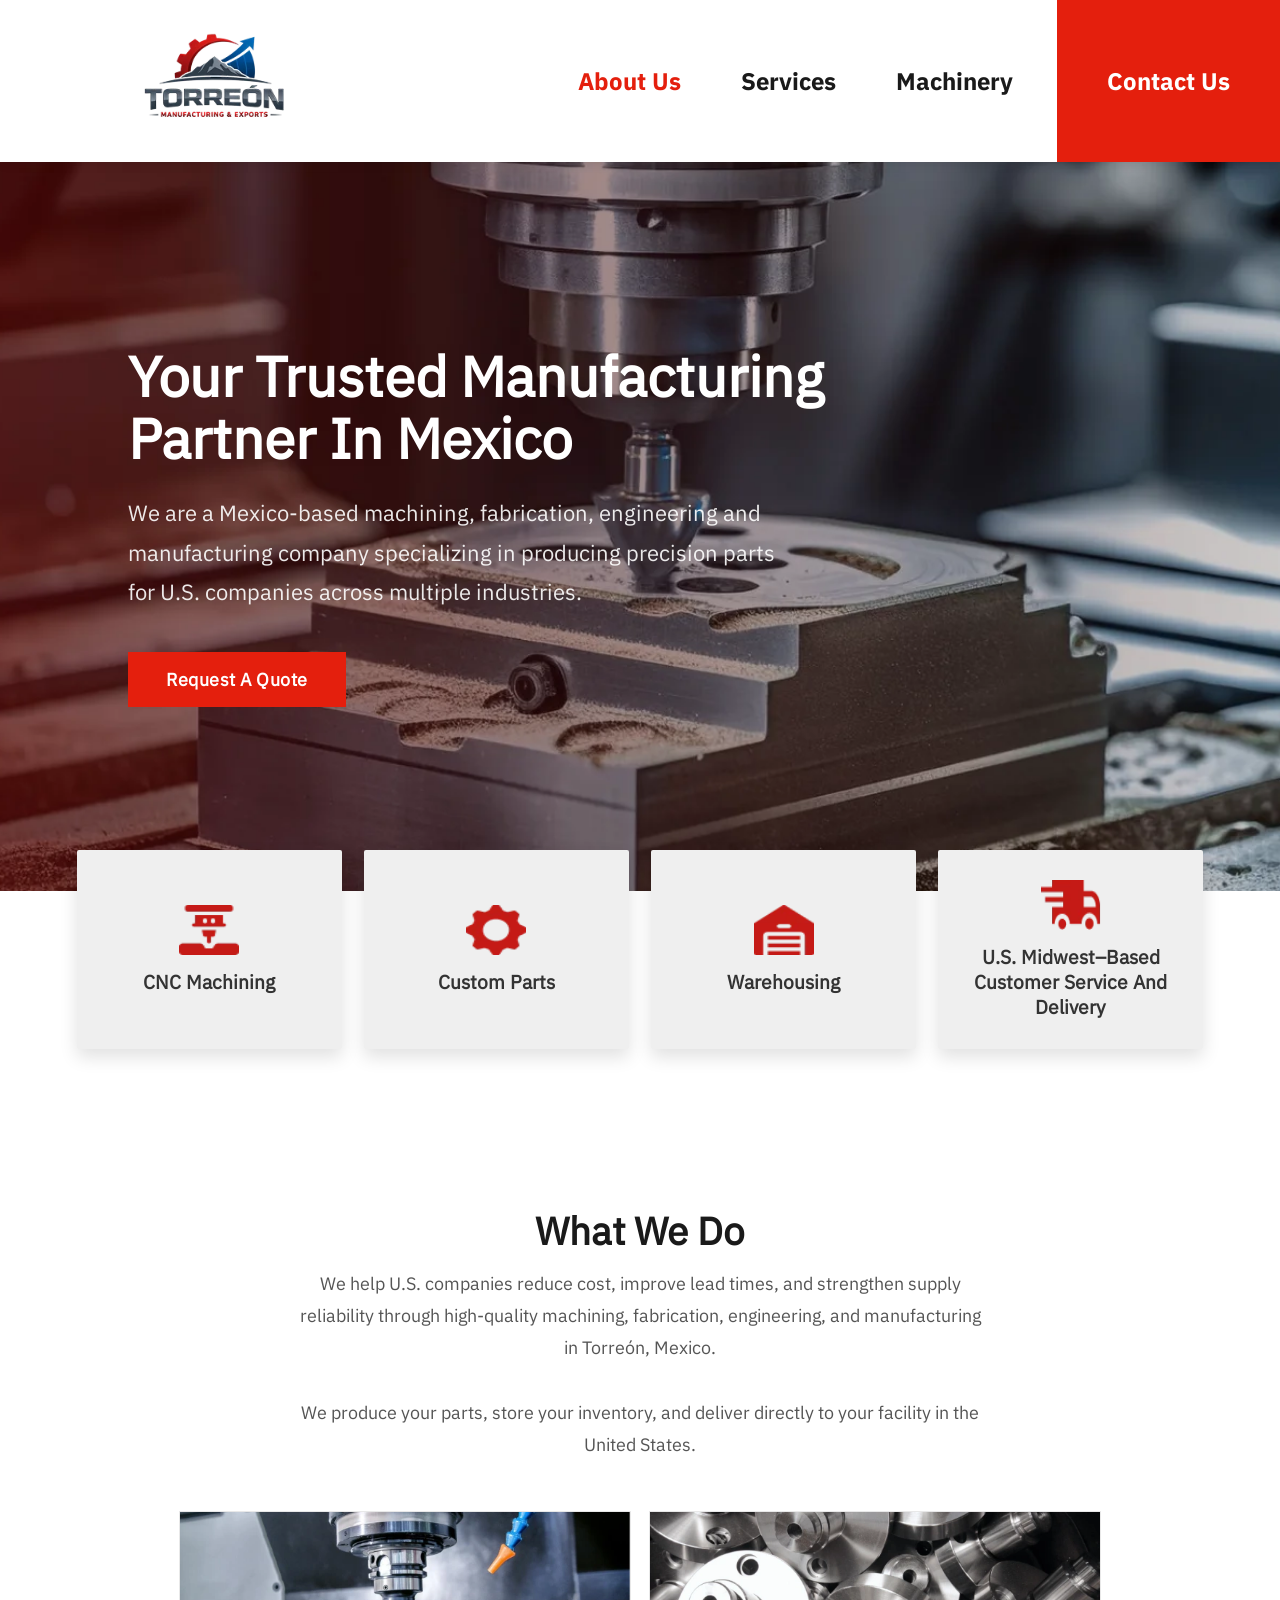
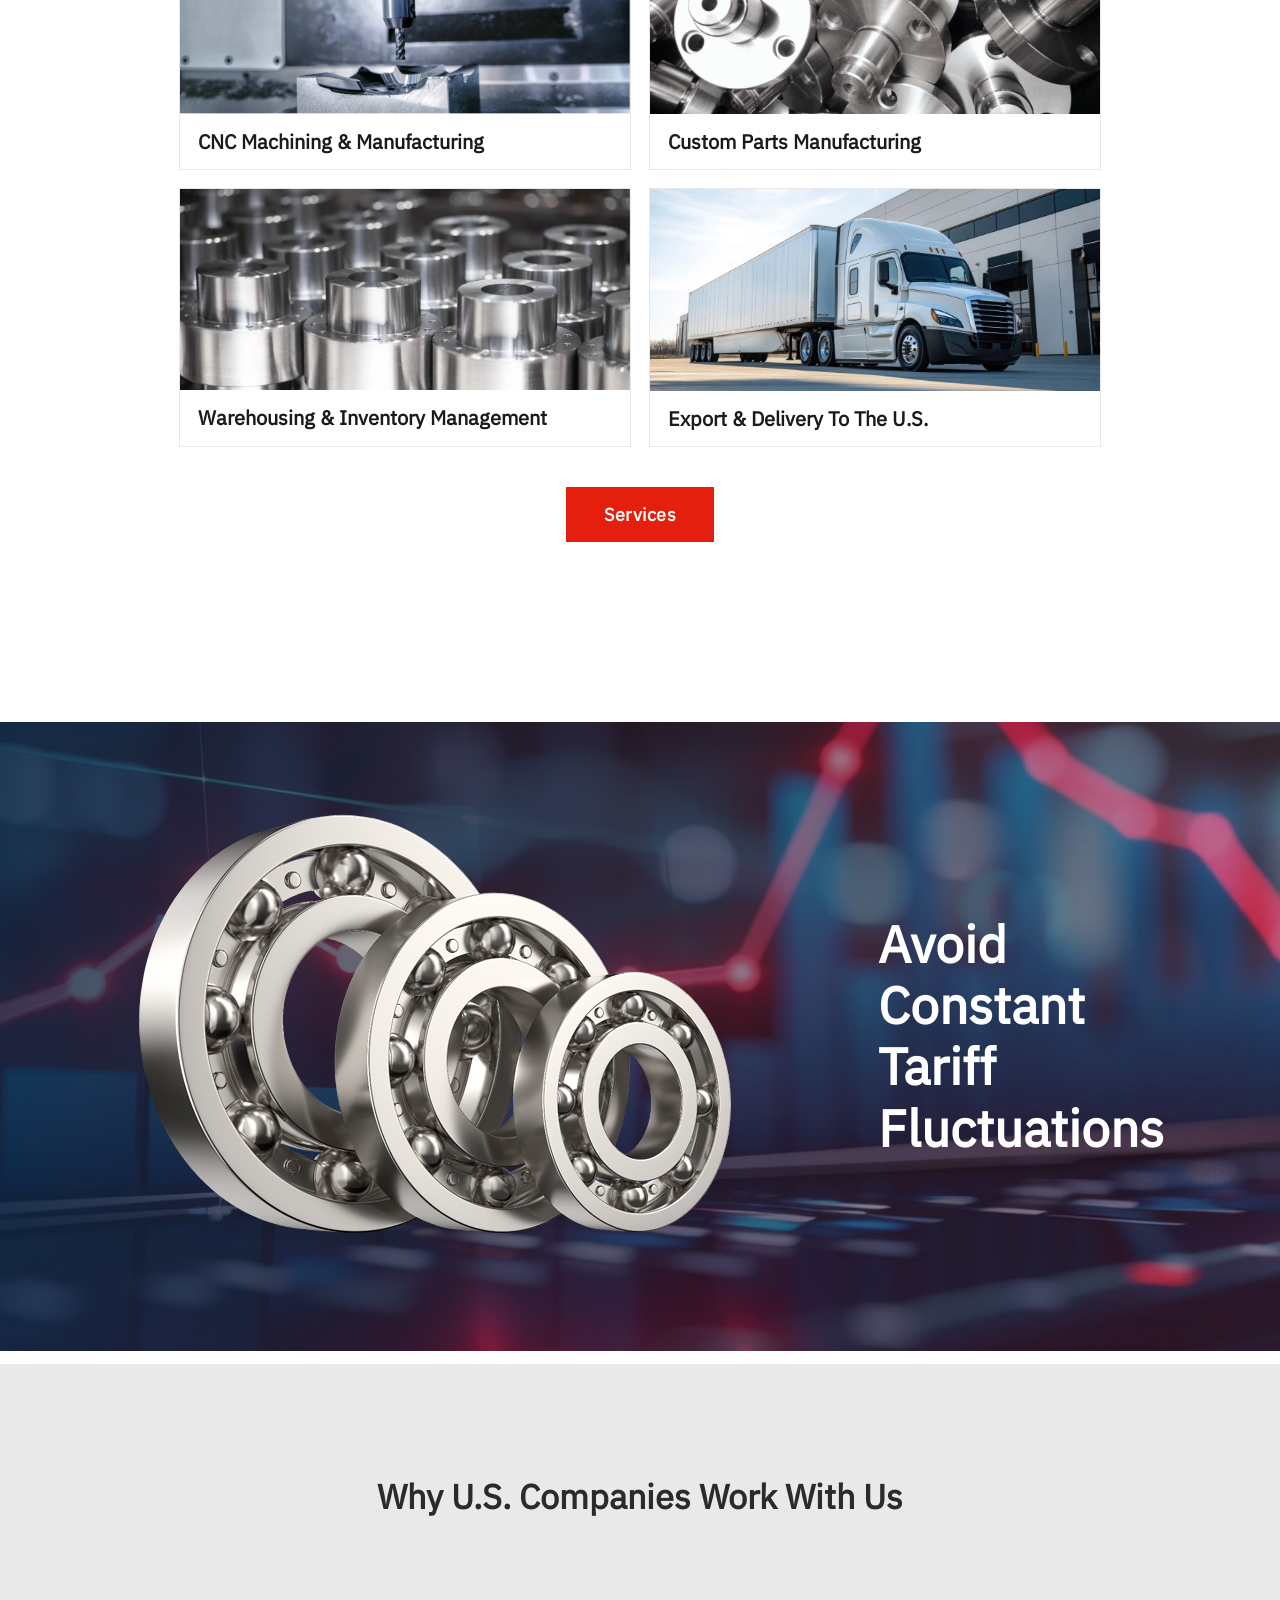
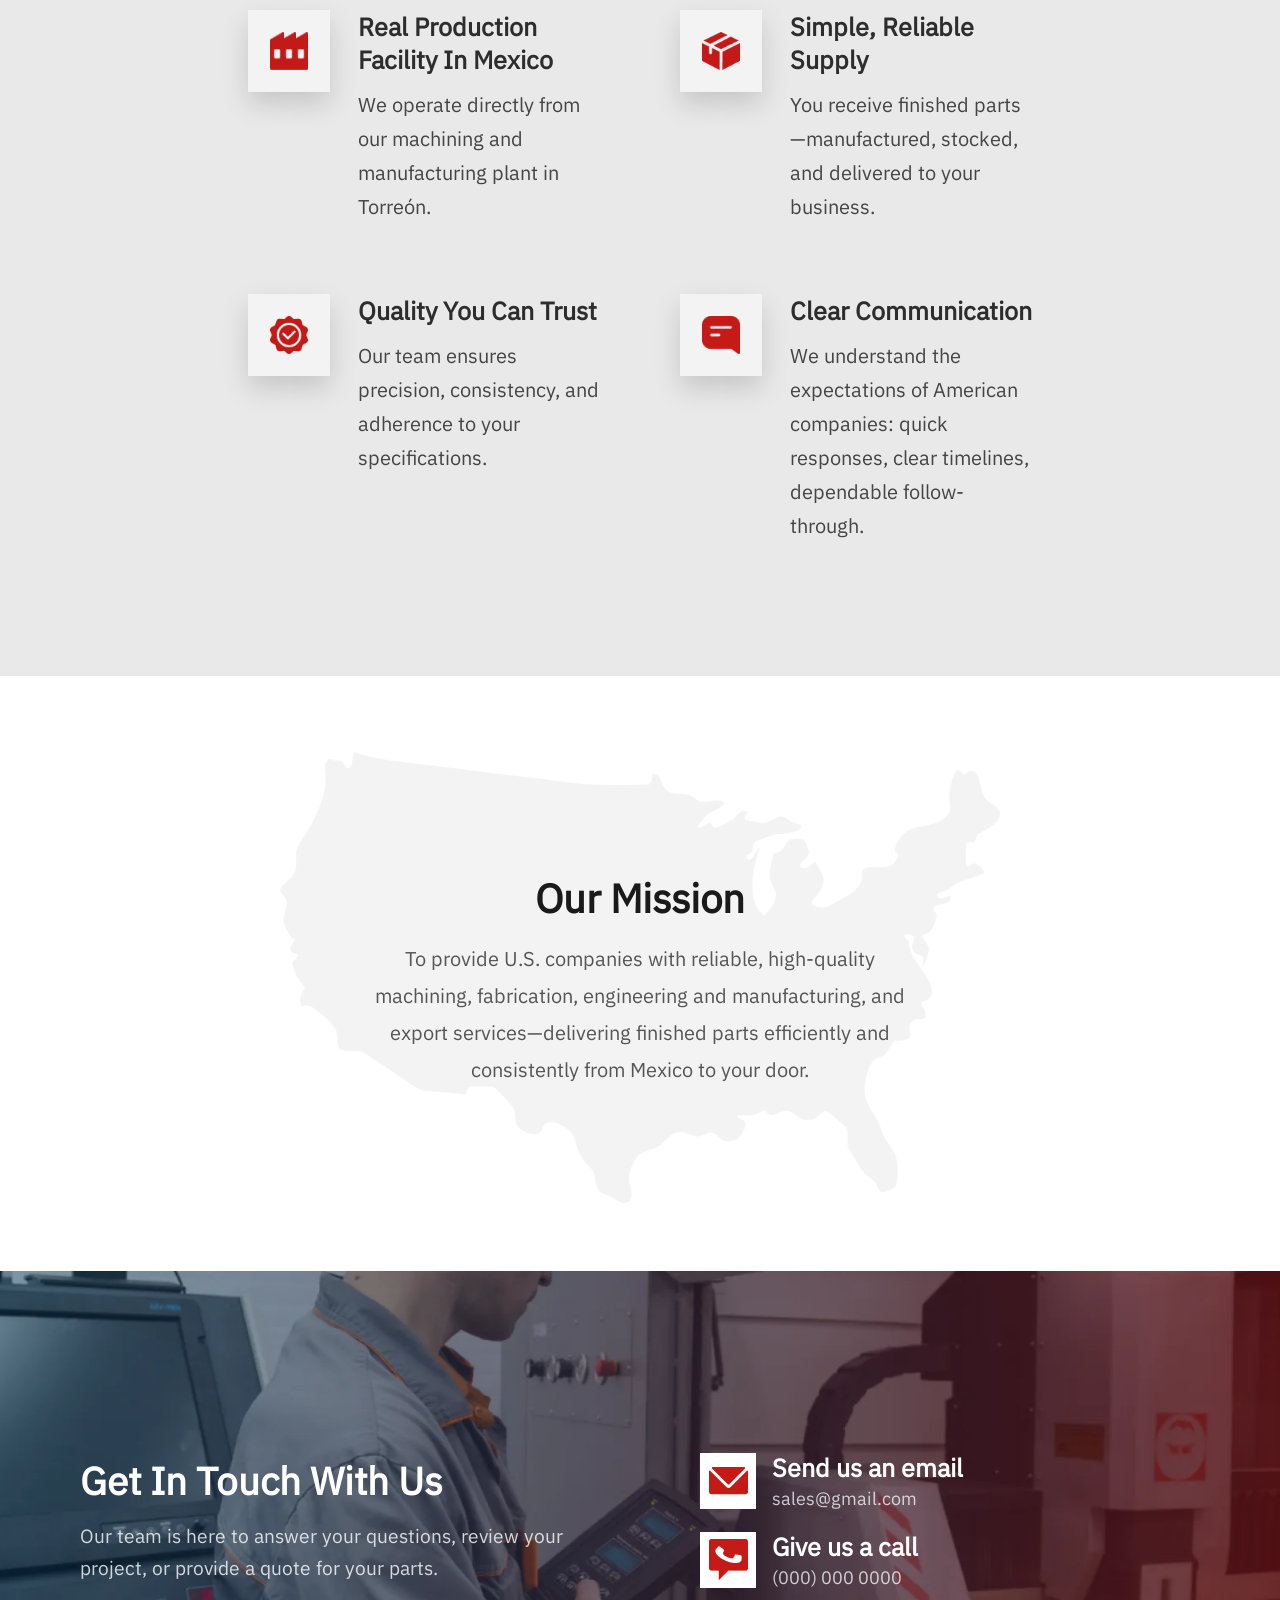
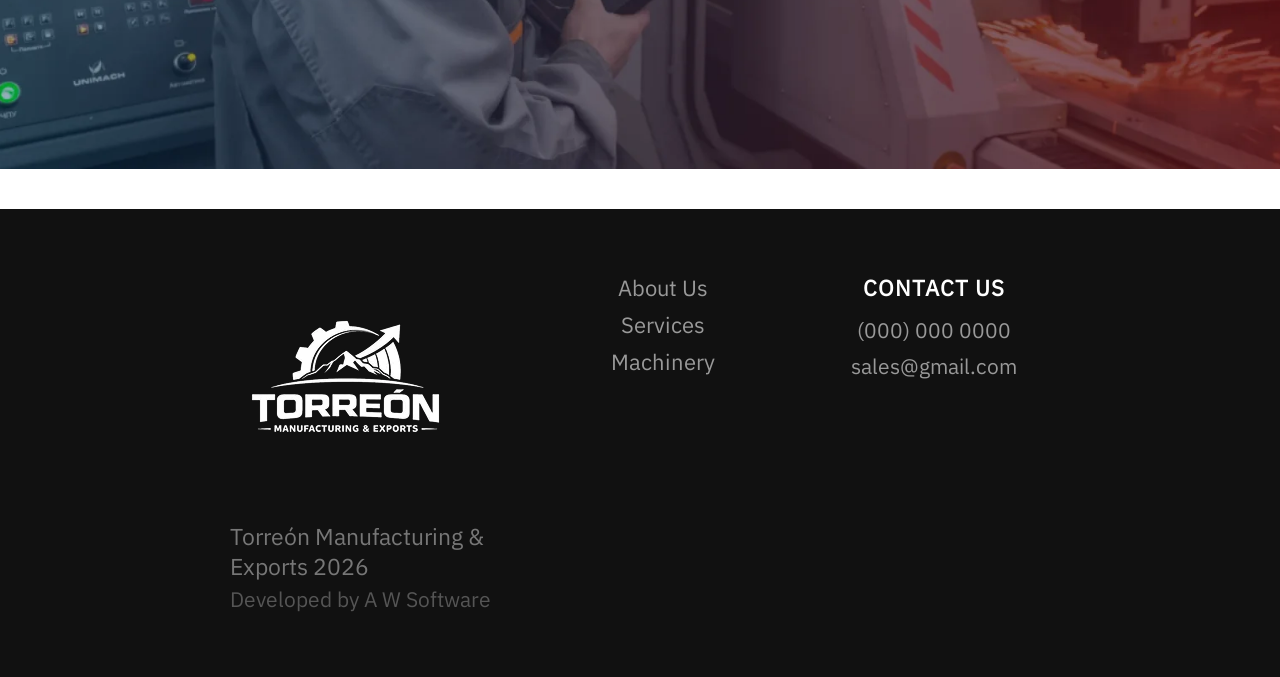
<file: index.html>
<!DOCTYPE html>
<html lang="en">
<head>
<meta charset="UTF-8">
<meta name="viewport" content="width=device-width, initial-scale=1.0">
<title>Torreón Manufacturing & Exports</title>
<link href="https://fonts.googleapis.com/css2?family=Montserrat:wght@400;500;600;700;800&family=Open+Sans:wght@400;600&display=swap" rel="stylesheet">
<link rel="stylesheet" href="styles/style.css">
</head>
<body>

<!-- ===== NAV ===== -->
<div id="nav-container"></div>

<!-- ==================== HOME ==================== -->
<div class="page active" id="page-home">

  <div id="hero-section">
    <div class="hero-content">
      <h1>Your Trusted Manufacturing Partner In Mexico</h1>
      <p>We are a Mexico-based machining, fabrication, engineering and manufacturing company specializing in producing precision parts for U.S. companies across multiple industries.</p>
      <button class="btn-red" onclick="openContact()">Request A Quote</button>
    </div>
    <div class="hero-icons">
      <div class="hero-icon-item">
        <img src="images/ICONOS/CNC MACHINING.webp" alt="">
        CNC Machining
      </div>
      <div class="hero-icon-item">
        <img src="images/ICONOS/CUSTOM PARTS.webp" alt="">
        Custom Parts
      </div>
      <div class="hero-icon-item">
        <img src="images/ICONOS/WAREHOUSING.webp" alt="">
        Warehousing
      </div>
      <div class="hero-icon-item">
        <img src="images/ICONOS/DELIVERY.webp" alt="">
        U.S. Midwest–Based Customer Service And Delivery
      </div>
    </div>
  </div>

  <section id="what-we-do">
    <h2 class="section-title">What We Do</h2>
    <p class="section-sub">We help U.S. companies reduce cost, improve lead times, and strengthen supply reliability through high-quality machining, fabrication, engineering, and manufacturing in Torreón, Mexico.<br><br>We produce your parts, store your inventory, and deliver directly to your facility in the United States.</p>
    <div class="services-grid">
      <div class="service-card reveal">
        <img src="images/Others/CNC Machining & Manufacturing.webp" alt="CNC">
        <div class="service-card-label">CNC Machining &amp; Manufacturing</div>
      </div>
      <div class="service-card reveal">
        <img src="images/Others/Custom Parts Manufacturing.webp" alt="Custom Parts">
        <div class="service-card-label">Custom Parts Manufacturing</div>
      </div>
      <div class="service-card reveal">
        <img src="images/Others/Warehousing & Inventory Management.webp" alt="Warehousing">
        <div class="service-card-label">Warehousing &amp; Inventory Management</div>
      </div>
      <div class="service-card reveal">
        <img src="images/Others/Export & Delivery to the U.S..webp" alt="Export">
        <div class="service-card-label">Export &amp; Delivery To The U.S.</div>
      </div>
    </div>
   <div class="btn-center">
  <a href="service.html" class="btn-red">Services</a>
</div>
  </section>

  <section id="tariff-band">
    <div class="band-content">
      <img src="images/Others/PIEZAS-BANNER.webp" alt="">
      <h2>Avoid Constant<br>Tariff Fluctuations</h2>
    </div>
  </section>

  <section id="why-us">
    <h2 class="section-title">Why U.S. Companies Work With Us</h2>
    <div class="why-grid">
      <div class="why-card reveal">
        <div class="why-icon"><img src="images/ICONOS/FACILITY.webp" alt=""></div>
        <div><h4>Real Production Facility In Mexico</h4><p>We operate directly from our machining and manufacturing plant in Torreón.</p></div>
      </div>
      <div class="why-card reveal">
        <div class="why-icon"><img src="images/ICONOS/REALIABLE-SUPPLY.webp" alt=""></div>
        <div><h4>Simple, Reliable Supply</h4><p>You receive finished parts—manufactured, stocked, and delivered to your business.</p></div>
      </div>
      <div class="why-card reveal">
        <div class="why-icon"><img src="images/ICONOS/QUALITY.webp" alt=""></div>
        <div><h4>Quality You Can Trust</h4><p>Our team ensures precision, consistency, and adherence to your specifications.</p></div>
      </div>
      <div class="why-card reveal">
        <div class="why-icon"><img src="images/ICONOS/COMMUNICATION.webp" alt=""></div>
        <div><h4>Clear Communication</h4><p>We understand the expectations of American companies: quick responses, clear timelines, dependable follow-through.</p></div>
      </div>
    </div>
  </section>

  <section id="mission">
    <div class="mission-wrap">
      <img src="images/Others/US.webp" alt="">
      <div class="mission-text">
        <h2>Our Mission</h2>
        <p>To provide U.S. companies with reliable, high-quality machining, fabrication, engineering and manufacturing, and export services—delivering finished parts efficiently and consistently from Mexico to your door.</p>
      </div>
    </div>
  </section>

  <div class="get-in-touch-band">
    <div class="touch-left"><h2>Get In Touch With Us</h2><p>Our team is here to answer your questions, review your project, or provide a quote for your parts.</p></div>
    <div class="touch-right">
      <div class="contact-item"><div class="contact-icon"><img src="images/ICONOS/MAIL.webp" alt=""></div><div><h4>Send us an email</h4><p>sales@gmail.com</p></div></div>
      <div class="contact-item"><div class="contact-icon"><img src="images/ICONOS/CALL.webp" alt=""></div><div><h4>Give us a call</h4><p>(000) 000 0000</p></div></div>
    </div>
  </div>
    <br>
    <br>
  <div id="contact-container"></div>
<div id="footer-container"></div>

<script src="/components.js"></script>
</div>








<!-- ==================== CONTACT OVERLAY ==================== -->


<script>

function openContact() {
  document.getElementById('contactOverlay').classList.add('active');
  document.body.style.overflow = 'hidden';
}
function closeContact() {
  document.getElementById('contactOverlay').classList.remove('active');
  document.body.style.overflow = '';
}
document.getElementById('contactOverlay').addEventListener('click', function(e) {
  if(e.target === this) closeContact();
});
let obs;
function initReveal() {
  if(obs) obs.disconnect();
  obs = new IntersectionObserver(entries => {
    entries.forEach(e => { if(e.isIntersecting){ e.target.classList.add('visible'); obs.unobserve(e.target); } });
  }, { threshold: 0.1 });
  document.querySelectorAll('.page.active .reveal').forEach(el => {
    el.classList.remove('visible'); obs.observe(el);
  });
}
initReveal();
</script>
</body>
</html>
</file>
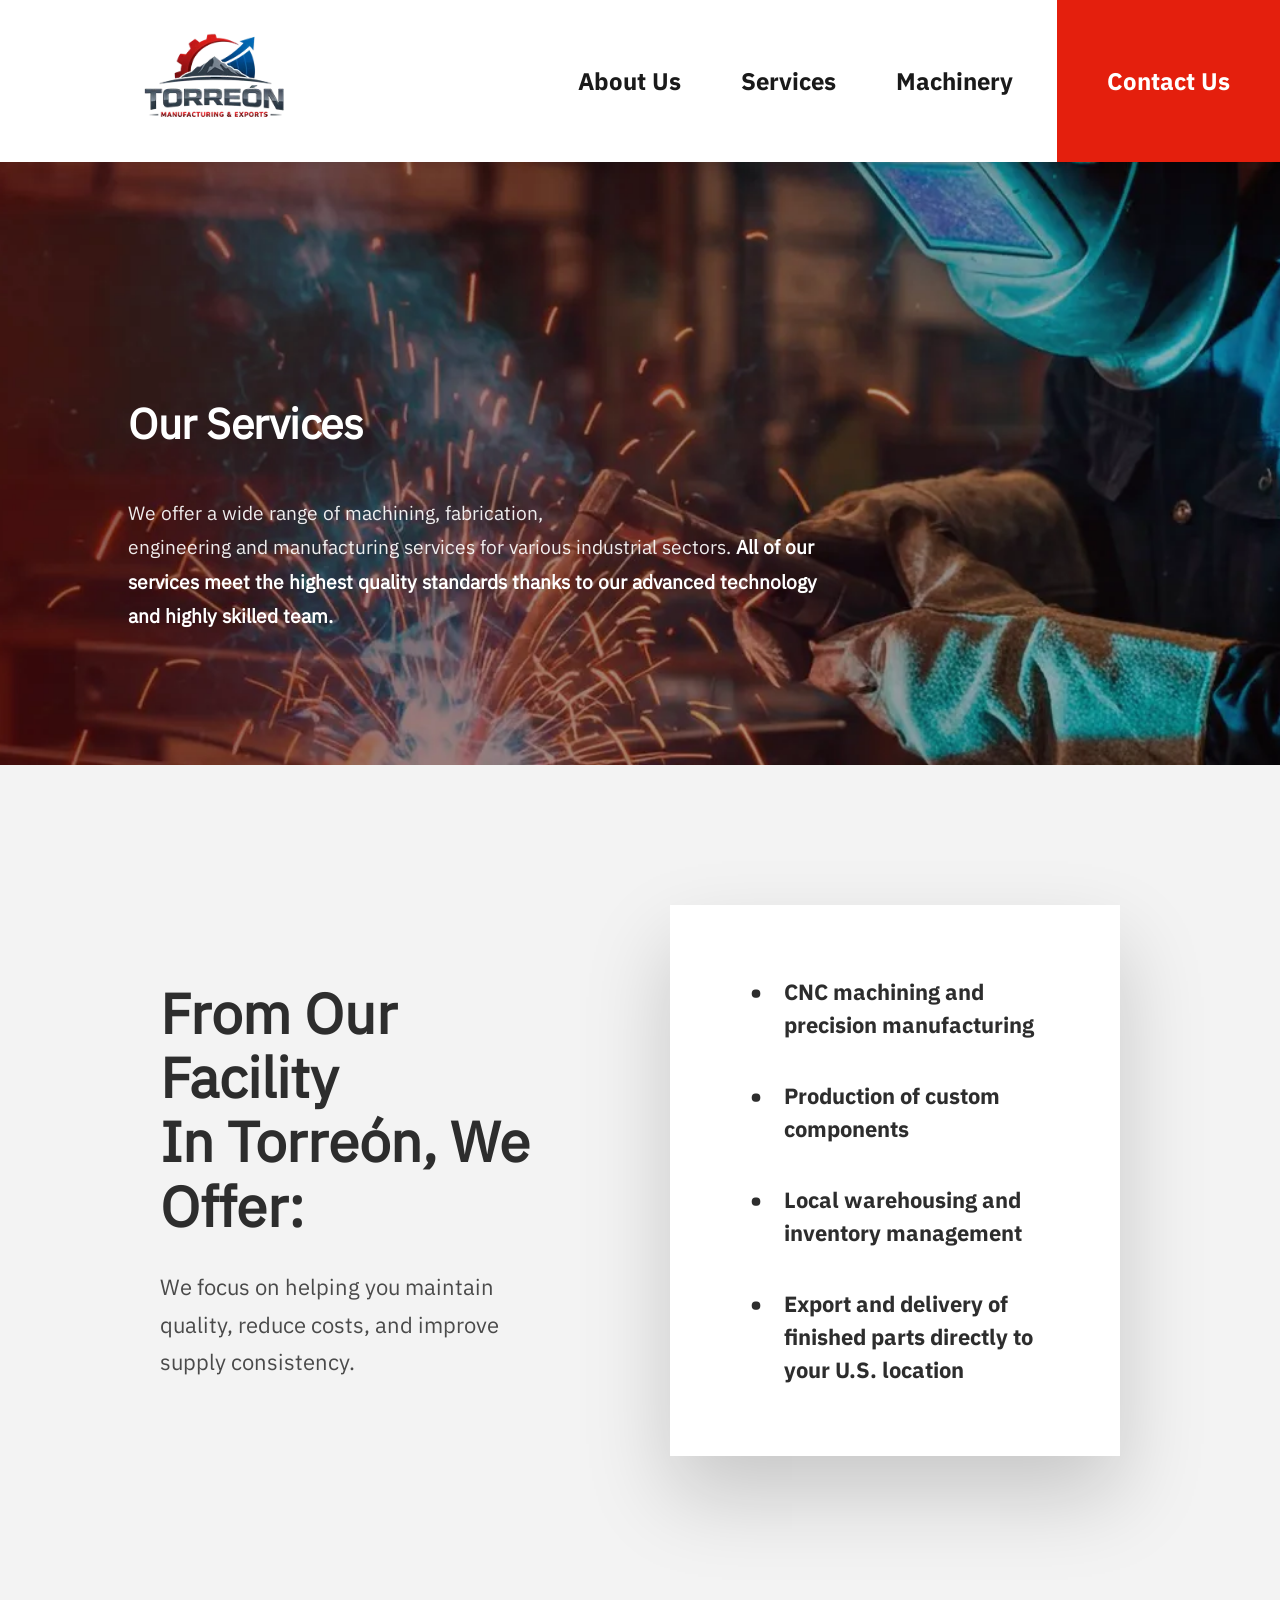
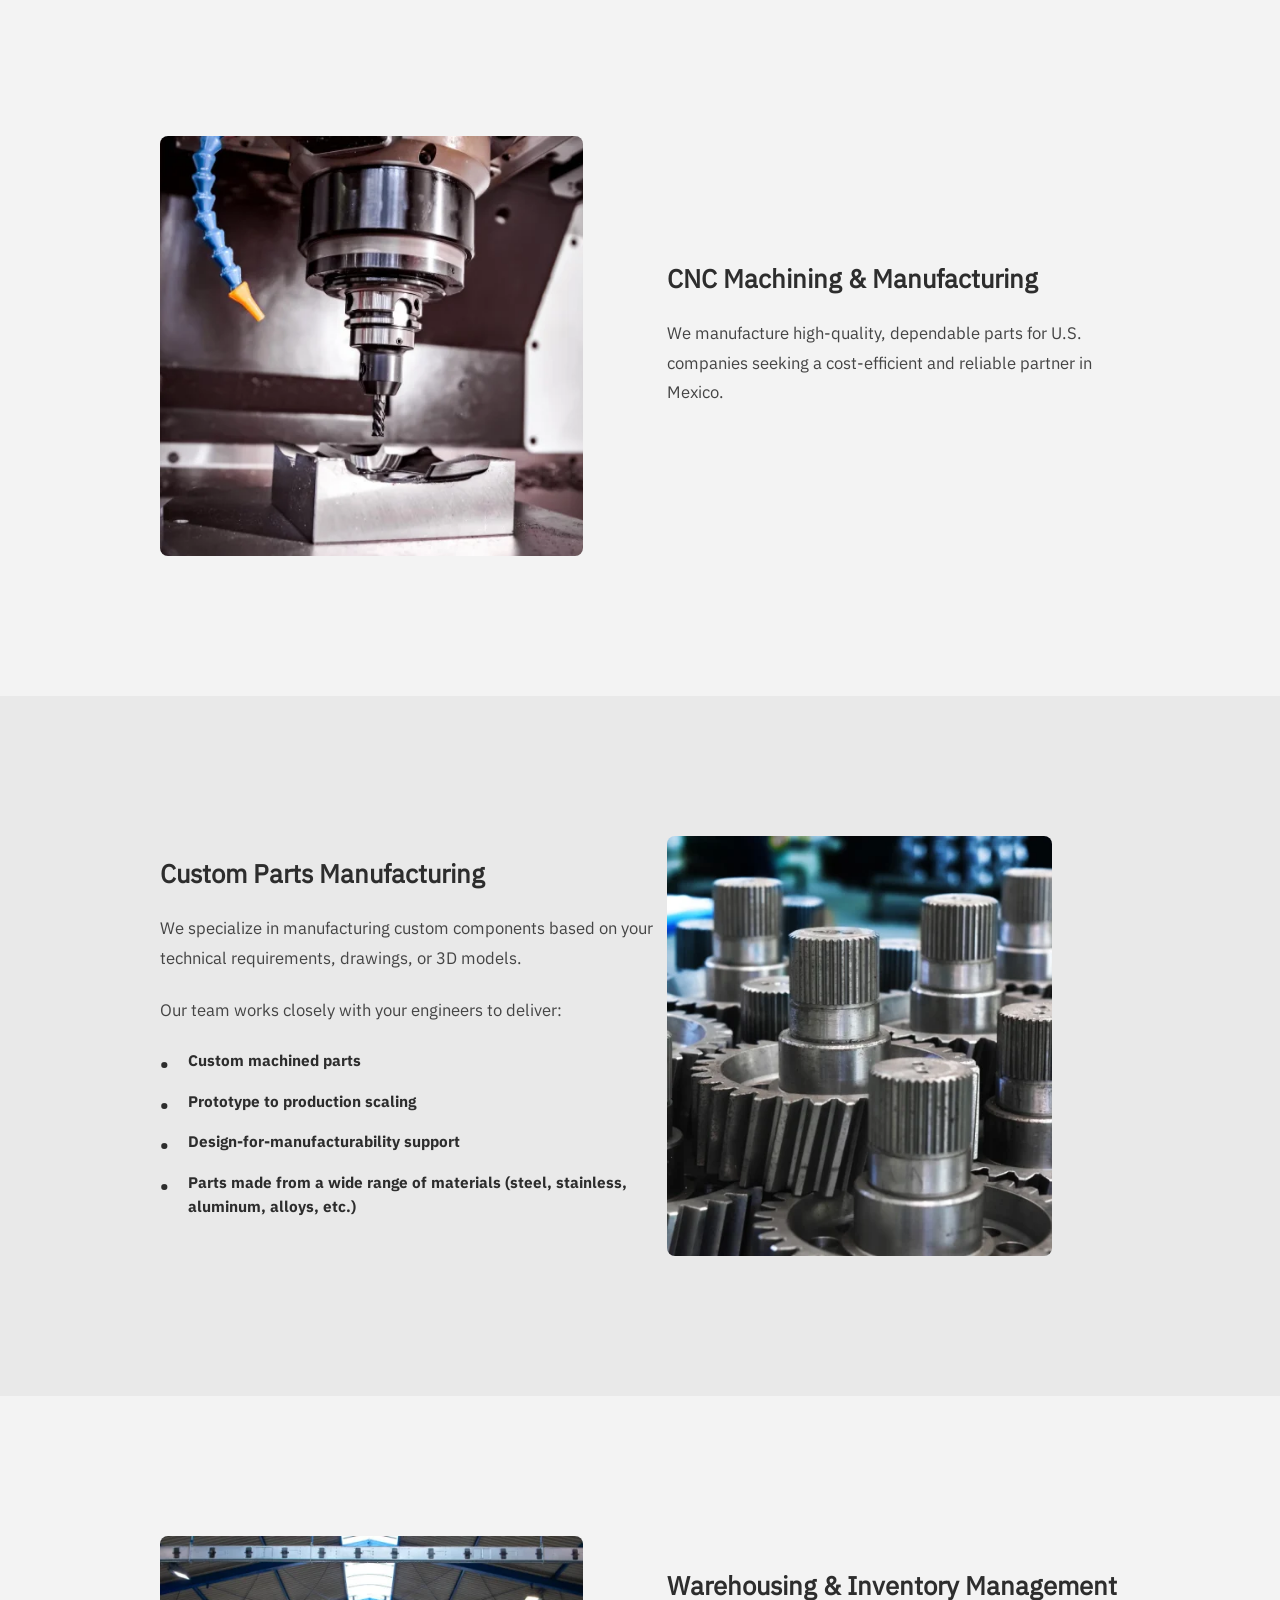
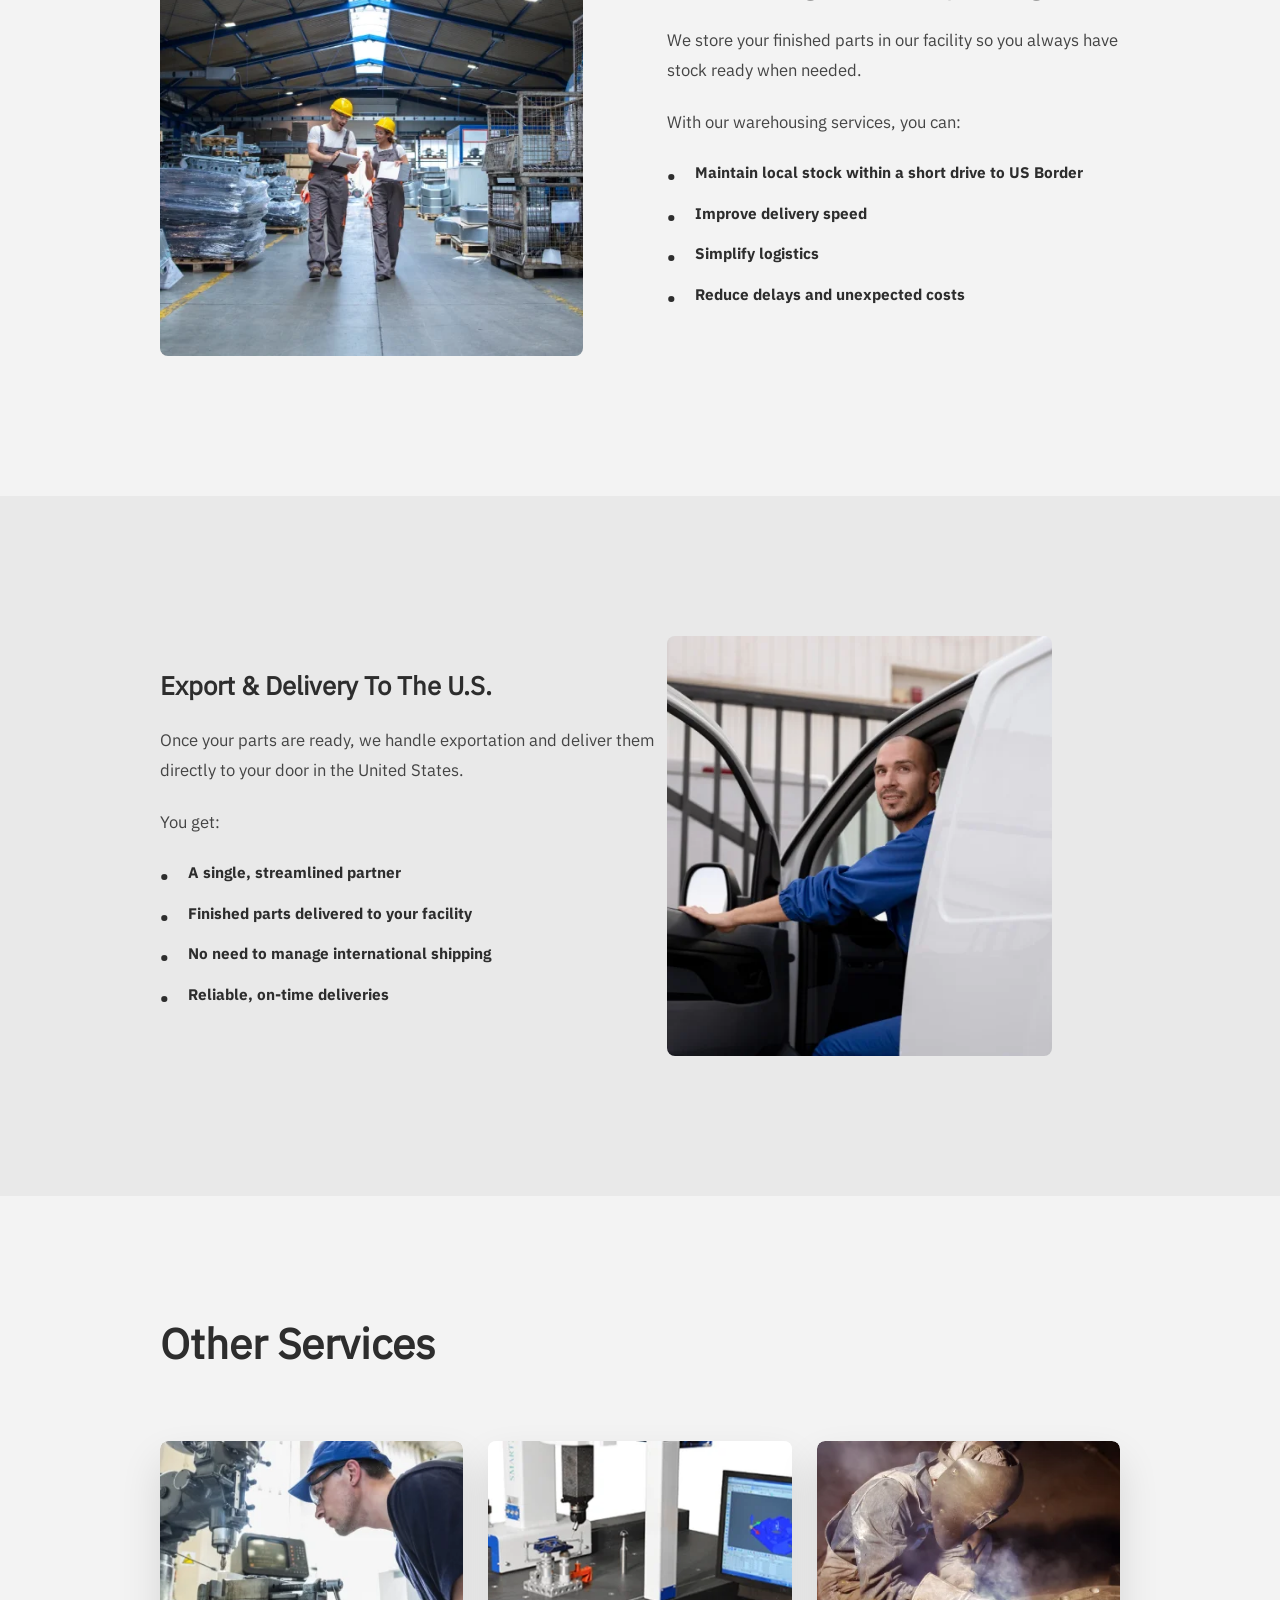
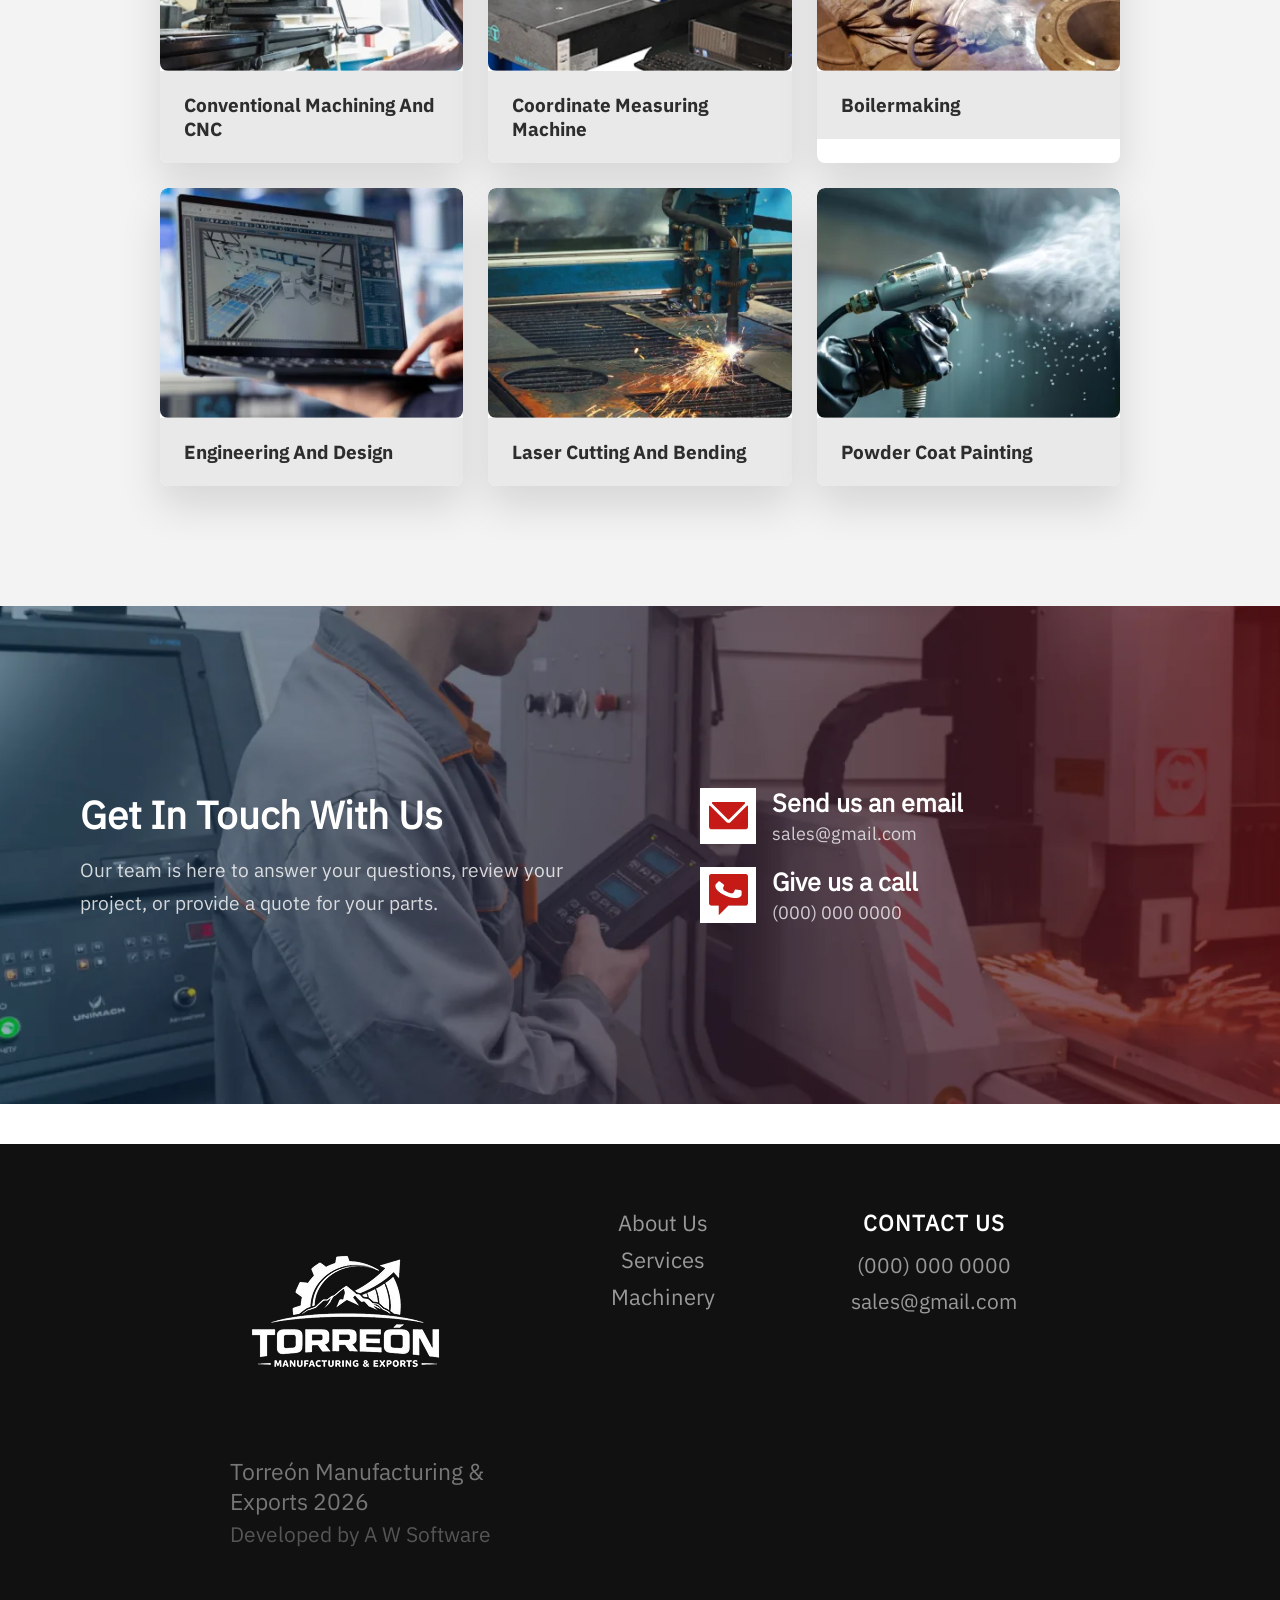
<file: service.html>
<!DOCTYPE html>
<html lang="en">
<head>
<meta charset="UTF-8">
<meta name="viewport" content="width=device-width, initial-scale=1.0">
<title>Torreón Manufacturing & Exports</title>
<link href="https://fonts.googleapis.com/css2?family=Montserrat:wght@400;500;600;700;800&family=Open+Sans:wght@400;600&display=swap" rel="stylesheet">
<link rel="stylesheet" href="styles/style.css">
</head>
<body>
   <div id="nav-container"></div>

  <div class="section-hero" style="background-image:url('../images/BANNERS/BANNER SERVICES.webp');">
    <div class="section-hero-content">
      <h1>Our Services</h1>
      <br>
      <p>We offer a wide range of machining, fabrication, </p>
      <p>engineering and manufacturing services for various industrial sectors. <strong>All of our services meet the highest quality standards thanks to our advanced technology and highly skilled team.</strong></p>
    </div>
  </div>

  <div class="from-facility">
    <div class="facility-left">
      <h2>From Our Facility<br>In Torreón, We Offer:</h2>
      <p>We focus on helping you maintain quality, reduce costs, and improve supply consistency.</p>
    </div>
    <ul class="facility-list">
      <li>CNC machining and precision manufacturing</li>
      <li>Production of custom components</li>
      <li>Local warehousing and inventory management</li>
      <li>Export and delivery of finished parts directly to your U.S. location</li>
    </ul>
  </div>

  <!-- CNC -->
  <div class="svc-detail">
    <img src="../images/IMAGENES SERVICIOS/CNC Machining & Manufacturing.webp" alt="CNC Machining">
    <div class="svc-text">
      <h3>CNC Machining &amp; Manufacturing</h3>
      <p>We manufacture high-quality, dependable parts for U.S. companies seeking a cost-efficient and reliable partner in Mexico.</p>
    </div>
  </div>

  <!-- Custom Parts -->
  <div class="svc-detail reverse gray">
    <div class="svc-text">
      <h3>Custom Parts Manufacturing</h3>
      <p>We specialize in manufacturing custom components based on your technical requirements, drawings, or 3D models.</p>
      <p>Our team works closely with your engineers to deliver:</p>
      <ul>
        <li>Custom machined parts</li>
        <li>Prototype to production scaling</li>
        <li>Design-for-manufacturability support</li>
        <li>Parts made from a wide range of materials (steel, stainless, aluminum, alloys, etc.)</li>
      </ul>
    </div>
    <img src="../images/IMAGENES SERVICIOS/Custom Parts Manufacturing.webp" alt="Custom Parts">
  </div>

  <!-- Warehousing -->
  <div class="svc-detail">
    <img src="../images/IMAGENES SERVICIOS/Warehousing & ÔÇ¿Inventory Management.webp" alt="Warehousing">
    <div class="svc-text">
      <h3>Warehousing &amp; Inventory Management</h3>
      <p>We store your finished parts in our facility so you always have stock ready when needed.</p>
      <p>With our warehousing services, you can:</p>
      <ul>
        <li>Maintain local stock within a short drive to US Border</li>
        <li>Improve delivery speed</li>
        <li>Simplify logistics</li>
        <li>Reduce delays and unexpected costs</li>
      </ul>
    </div>
  </div>

  <!-- Export -->
  <div class="svc-detail reverse gray">
    <div class="svc-text">
      <h3>Export &amp; Delivery To The U.S.</h3>
      <p>Once your parts are ready, we handle exportation and deliver them directly to your door in the United States.</p>
      <p>You get:</p>
      <ul>
        <li>A single, streamlined partner</li>
        <li>Finished parts delivered to your facility</li>
        <li>No need to manage international shipping</li>
        <li>Reliable, on-time deliveries</li>
      </ul>
    </div>
    <img src="../images/IMAGENES SERVICIOS/Export & Delivery to the U.webp" alt="Export">
  </div>

  <div class="other-services-section">
    <h2>Other Services</h2>
    <div class="other-grid">
      <div class="other-card reveal"><img src="../images/IMAGENES SERVICIOS/Conventional Machining and CNC.webp" alt="Conventional"><span>Conventional Machining And CNC</span></div>
      <div class="other-card reveal"><img src="../images/IMAGENES SERVICIOS/Coordinate Measuring Machine.webp" alt="Measuring"><span>Coordinate Measuring Machine</span></div>
      <div class="other-card reveal"><img src="../images/IMAGENES SERVICIOS/Boilermaking.webp" alt="Boilermaking"><span>Boilermaking</span></div>
      <div class="other-card reveal"><img src="../images/IMAGENES SERVICIOS/Engineering and Design.webp" alt="Engineering"><span>Engineering And Design</span></div>
      <div class="other-card reveal"><img src="../images/IMAGENES SERVICIOS/Laser cutting and bending.webp" alt="Laser"><span>Laser Cutting And Bending</span></div>
      <div class="other-card reveal"><img src="../images/IMAGENES SERVICIOS/Powder Coat painting.webp" alt="Powder"><span>Powder Coat Painting</span></div>
    </div>
  </div>

  <div class="get-in-touch-band">
    <div class="touch-left"><h2>Get In Touch With Us</h2><p>Our team is here to answer your questions, review your project, or provide a quote for your parts.</p></div>
    <div class="touch-right">
      <div class="contact-item"><div class="contact-icon"><img src="../images/ICONOS/MAIL.webp" alt=""></div><div><h4>Send us an email</h4><p>sales@gmail.com</p></div></div>
      <div class="contact-item"><div class="contact-icon"><img src="../images/ICONOS/CALL.webp" alt=""></div><div><h4>Give us a call</h4><p>(000) 000 0000</p></div></div>
    </div>
  </div>
    <br>
    <br>
  <div id="contact-container"></div>
<div id="footer-container"></div>

<script src="/components.js"></script>
  <script>
function openContact() {
  document.getElementById('contactOverlay').classList.add('active');
  document.body.style.overflow = 'hidden';
}
function closeContact() {
  document.getElementById('contactOverlay').classList.remove('active');
  document.body.style.overflow = '';
}
</script>


</body>
</html>
</file>
<file: styles/style.css>
/* ===================== RESET & VARIABLES ===================== */
*, *::before, *::after { box-sizing: border-box; margin: 0; padding: 0; }
:root {
  --red: #e41f0d; --dark-red: #e41f0d;
  --dark: #1a1a1a; --gray: #555;
  --light-gray: #f5f5f5; --white: #fff;
}
html, body {
  max-width: 100%;
  overflow-x: hidden;
}
body {
  font-family: 'Anuphan Regular', 'Open Sans', sans-serif;
  color: var(--dark);
  overflow-x: hidden;
}
img {
  max-width: 100%;
  height: auto;
}

/* ===================== FONTS ===================== */
@font-face {
  font-family: 'Anuphan Regular';
  src: url('../fonts/Anuphan-Regular.ttf') format('truetype');
  font-weight: 400;
  font-style: normal;
}
@font-face {
  font-family: 'Anuphan Bold';
  src: url('../fonts/Anuphan-Bold.ttf') format('truetype');
  font-weight: 700;
  font-style: normal;
}
@font-face {
  font-family: 'Anuphan';
  src: url('../fonts/Anuphan-Regular.ttf') format('truetype');
  font-weight: 400;
  font-style: normal;
}
@font-face {
  font-family: 'Anuphan';
  src: url('../fonts/Anuphan-Bold.ttf') format('truetype');
  font-weight: 700;
  font-style: normal;
}

/* ===================== NAV ===================== */
nav {
  position: fixed; top: 0; left: 0; right: 0; z-index: 1000;
  display: flex; align-items: center; justify-content: space-between;
  background: var(--white); padding: 0 0 0 10%; height: calc(100vh * .18);
  box-shadow: 0 2px 10px rgba(0,0,0,0.09);
}
.logo { display: flex; align-items: center; gap: 10px; text-decoration: none; cursor: pointer; }
.logo img { width: 100%; max-height: calc(100vh * .12); }
.logo-text .brand { font-family: 'Anuphan Regular', sans-serif; font-weight: 800; font-size: 17px; color: var(--dark); letter-spacing: 1px; display: block; }
.logo-text .sub { font-size: 8.5px; color: var(--gray); letter-spacing: 2px; text-transform: uppercase; display: block; }
.nav-links { display: flex; align-items: center; gap: 28px; }
.nav-links a {
  text-decoration: none;
  color: var(--dark);
  font-family: 'Anuphan Bold', sans-serif; /* 🔥 más peso real */
  font-weight: 700;                        /* 🔥 negritas reales */
  font-size: 24px;                         /* 🔥 más grande */
  padding: 8px 16px;
  transition: color .2s;
  cursor: pointer;
}
.nav-links a:hover, .nav-links a.active { color: var(--red); }
.nav-links .btn-contact {
  background: var(--red);
  color: #fff !important;
  font-weight: 700;
  padding: 0 50px;
  height: calc(100vh * .18);
  display: flex;
  align-items: center;
  margin-left: 0px;
}
.nav-links .btn-contact:hover { background: var(--dark-red); }

/* ===================== PAGES ===================== */

/* ===================== BUTTONS ===================== */
.btn-red {
  display: inline-block;
  background: var(--red);
  color: #fff;
  font-family: 'Anuphan Regular', sans-serif;
  font-weight: 700;
  font-size: 1.4vw;
  padding: 16px 38px;
  text-decoration: none;
  letter-spacing: .5px;
  transition: all .25s ease;
  border: none;
  cursor: pointer;
}
.btn-red:hover {
  background: #a93226;
  transform: translateY(-2px);
}

/* ===================== SCROLL REVEAL ===================== */
.reveal { opacity: 0; transform: translateY(26px); transition: opacity .5s ease, transform .5s ease; }
.reveal.visible { opacity: 1; transform: translateY(0); }

/* ===================== HOME - HERO ===================== */
#hero-section {
  position: relative;
  height: calc(100vh * .95);
  min-height: 600px;
  display: flex;
  align-items: center;
  background: url('../images/BANNERS/BANNER\ INICIO.webp') center/cover no-repeat;
}
.hero-content { padding: 5% 10%; max-width: calc(100%); margin-top: calc(100vh * .18);}
.hero-content h1 {
  font-family: 'Anuphan Regular', sans-serif;
  font-weight: 700;
  /* font-size: clamp(38px,5vw,64px); */
  font-size: 3.2vw;
  color: #fff;
  line-height: 1.1;
  margin-bottom: 24px;
  max-width: 65%;
}
.hero-content p {
  font-family: 'Anuphan Regular', sans-serif;
  color: rgba(255,255,255,.9);
  font-weight: 500;
  /* font-size: 25px; */
  font-size: 3.2vh;
  line-height: 1.8;
  margin-bottom: 40px;
  max-width: calc(55%);
}

/* ===================== HERO ICON CARDS ===================== */
.hero-icons {
  position: absolute;
  /* bottom: -1vh; */
  margin-top: 112vh;
  display: grid;
  grid-template-columns: repeat(4, 1fr);
  gap: 22px;
  padding: 0 10%;
  background: transparent;
}
.hero-icon-item {
  background: #efefef;
  padding: 30px 20px;
  display: flex;
  flex-direction: column;
  align-items: center;
  justify-content: center;
  gap: 14px;
  text-align: center;
  box-shadow: 0 8px 18px rgba(0,0,0,.12);
  border-radius: 2px;
  transition: transform .2s ease, box-shadow .2s ease;
  font-family: 'Anuphan Regular', sans-serif;
  font-weight: 600;
  font-size: 1.5vw;
  color: #333;
}
.hero-icon-item:hover {
  transform: translateY(-4px);
  box-shadow: 0 12px 24px rgba(0,0,0,.18);
}
.hero-icon-item img {
  width: 60px !important;
  height: 50px !important;
  color: var(--red);
}
.hero-icon-item svg {
  color: var(--red);
  width: 34px;
  height: 34px;
}
.hero-icon-item:last-child { border-right: none; }

/* ===================== WHAT WE DO ===================== */
#what-we-do { background: #fff; padding: 35vh 5% 20vh; font-family: 'Anuphan Regular', sans-serif; }
.section-title { font-weight: 700; font-size: 3vw; text-align: center; margin-bottom: 12px; }
.section-sub { text-align: center; color: var(--gray); font-size: 1.4vw; line-height: 1.8; max-width: calc(60%); margin: 0 auto 50px; }
.services-grid { display: grid; grid-template-columns: 1fr 1fr; gap: 18px; max-width: calc(80%); margin: 0 auto; }
.service-card { overflow: hidden; border: 1px solid #e8e8e8; cursor: pointer; }
.service-card img { width: 100%; height: auto; object-fit: cover; display: block; transition: transform .4s; }
.service-card:hover img { transform: scale(1.05); }
.service-card-label { padding: 14px 18px; font-family: 'Anuphan Regular', sans-serif; font-weight: 700; font-size: 20px; }
.btn-center { text-align: center; margin-top: 40px; }

/* ===================== TARIFF BAND ===================== */
#tariff-band {
  padding: 2% 5%;
  background: url('../images/BANNERS/BANNER-2.webp') center/cover no-repeat;
  display: flex; align-items: center;
  width: 100%;
}
.band-content { display: flex; align-items: center; gap: 10%; width: 80%; }
#tariff-band h2 { font-family: 'Anuphan Regular', sans-serif; font-weight: 700; font-size: clamp(28px,4vw,55px); color: #fff; line-height: 1.2; }

/* ===================== WHY US SECTION ===================== */
#why-us {
  background: #e9e9e9;
  padding: 110px 80px;
  margin: 1% 0;
  font-family: 'Anuphan Regular', sans-serif;
}
/* Override section-title only inside #why-us */
#why-us .section-title {
  text-align: center;
  font-size: 34px;
  font-weight: 700;
  margin-bottom: 70px;
  color: #2b2b2b;
}
.why-grid {
  display: grid;
  grid-template-columns: repeat(2, 1fr);
  gap: 70px 80px;
  padding: 2% 15%;
}
.why-card {
  display: flex;
  align-items: flex-start;
  gap: 28px;
}
.why-icon {
  width: 82px;
  height: 82px;
  min-width: 82px;
  background: #f3f3f3;
  display: flex;
  align-items: center;
  justify-content: center;
  box-shadow: 0 12px 25px rgba(0,0,0,.15);
}
.why-icon img,
.why-icon svg {
  width: 38px;
  height: 38px;
  color: #c0392b;
  fill: #c0392b;
}
.why-card h4 {
  font-size: 25px;
  font-weight: 700;
  margin-bottom: 12px;
  color: #2d2d2d;
}
.why-card p {
  font-size: 20px;
  line-height: 1.7;
  color: #444;
  max-width: 480px;
}

/* ===================== MISSION ===================== */
#mission { background: #fff; padding: 5% 10%; text-align: center; }
.mission-wrap { position: relative; display: inline-block; width: 100%; max-width: 720px; min-height: 300px; }
.mission-map { width: 100%; opacity: .06; display: block; }
.mission-text { position: absolute; top: 50%; left: 50%; transform: translate(-50%, -50%); width: 100%; padding: 0 60px; }
.mission-text h2 { font-family: 'Anuphan Regular', sans-serif; font-weight: 700; font-size: 40px; margin-bottom: 16px; }
.mission-text p { font-family: 'Anuphan Regular', sans-serif; color: var(--gray); font-size: 20px; line-height: 1.85; max-width: 560px; margin: 0 auto; }

/* ===================== GET IN TOUCH BAND ===================== */
.get-in-touch-band {
  font-family: 'Anuphan Regular', sans-serif;
  background: url('../images/BANNERS/BANNER\ CONTACTO.webp') center/cover no-repeat;
  display: grid; grid-template-columns: 1fr 1fr; align-items: center; gap: 25%; padding: 10%;
}
.touch-left h2 { font-family: 'Anuphan Regular', sans-serif; font-weight: 700; font-size: 3vw; color: #fff; margin-bottom: 14px; }
.touch-left p { font-family: 'Anuphan Regular', sans-serif; color: rgba(255,255,255,.8); font-size: 1.5vw; line-height: 1.7; max-width: 100%; }
.touch-right { font-family: 'Anuphan Regular', sans-serif; display: flex; flex-direction: column; gap: 20px; }
.contact-item { display: flex; align-items: center; gap: 16px; }
.contact-icon { width: 56px; height: 56px; background: rgb(255, 255, 255); display: flex; align-items: center; justify-content: center; flex-shrink: 0; }
.contact-item h4 { font-family: 'Anuphan Regular', sans-serif; font-weight: 700; font-size: 25px; color: #fff; margin-bottom: 3px; }
.contact-item p { font-family: 'Anuphan Regular', sans-serif; font-size: 18px; color: rgba(255,255,255,.75); }

/* ===================== FOOTER ===================== */
footer {
  background: #111; padding: 5% 18%;
  display: grid; grid-template-columns: 1.2fr 1fr 1fr; gap: 40px; align-items: start;
}
.footer-brand .brand-name { font-family: 'Anuphan Regular', sans-serif; font-weight: 800; font-size: 15px; color: #fff; margin-top: 12px; }
.footer-brand .footer-sub { font-family: 'Anuphan Regular', sans-serif; font-size: 9px; color: #777; letter-spacing: 2px; text-transform: uppercase; margin-top: 2px; }
.footer-brand .footer-copy { font-family: 'Anuphan Regular', sans-serif; font-size: 23px; color: #777; margin-top: 10px; }
.footer-brand .footer-dev { font-family: 'Anuphan Regular', sans-serif; font-size: 21px; color: #555; margin-top: 4px; }
.footer-col { display: flex; flex-direction: column; height: stretch; justify-content: space-evenly; }
.footer-col h5 { font-family: 'Anuphan Regular', sans-serif; font-weight: 700; font-size: 22px; color: #fff; margin-bottom: 14px; text-transform: uppercase; letter-spacing: 1px; text-align: center; }
.footer-col a { font-family: 'Anuphan Regular', sans-serif; display: block; color: #999; font-size: 22px; text-decoration: none; margin-bottom: 8px; transition: color .2s; cursor: pointer; text-align: center; }
.footer-col a:hover { color: #fff; }
.footer-col p { font-family: 'Anuphan Regular', sans-serif; color: #999; font-size: 21px; margin-bottom: 8px; text-align: center; }

/* ===================== SECTION HERO (Services & Machinery) ===================== */
.section-hero {
  position: relative;
  height: calc(100vh * .85);
  min-height: 600px;
  display: flex;
  align-items: center;
  padding: 0 10%;
  background-size: cover;
  background-position: center;
}
.section-hero::before { content:''; position:absolute; inset:0; }
.section-hero-content {
  position: relative;
  z-index: 1;
  max-width: 70%;
  margin-top: 30vh;
}
.section-hero-content h1 {
  font-family: 'Anuphan Regular', sans-serif;
  font-weight: 700;
  /* font-size: clamp(38px,5vw,64px); */
  font-size: 3.3vw;
  color: #fff;
  line-height: 1.1;
  margin-bottom: 28px; 
  letter-spacing: -0.5px;
}
.section-hero-content p {
  font-family: 'Anuphan Regular', sans-serif;
  color: rgba(255,255,255,.92);
  font-weight: 500;
  font-size: 1.5vw;
  line-height: 1.8;
  max-width: 900px; 
}
.section-hero-content strong { color: #fff; }

/* ===================== SERVICES - FROM FACILITY ===================== */
.from-facility {
  display: grid;
  grid-template-columns: 1fr 1.1fr;
  align-items: center;
  gap: 100px;
  padding: 140px 160px;
  background: #f3f3f3;
}
.facility-left h2 {
  font-family: 'Anuphan Regular', sans-serif;
  font-weight: 700;
  font-size: 56px;
  line-height: 1.15;
  color: #2d2d2d;
  margin-bottom: 30px;
}
.facility-left p {
  font-size: 22px;
  line-height: 1.7;
  color: #4a4a4a;
  max-width: 520px;
}
.facility-list {
  list-style: none;
  background: #ffffff;
  padding: 70px 80px;
  box-shadow: 0 40px 80px rgba(0,0,0,.18);
}
.facility-list li {
  font-family: 'Anuphan Bold', sans-serif;
  position: relative;
  padding-left: 34px;
  margin-bottom: 38px;
  font-size: 22px;
  font-weight: 600;
  line-height: 1.5;
  color: #2d2d2d;
}
.facility-list li:last-child { margin-bottom: 0; }
.facility-list li::before {
  content: "\2022";
  position: absolute;
  left: 0;
  top: 0;
  font-size: 28px;
  color: #2d2d2d;
  line-height: 1.2;
}

/* ===================== SERVICE DETAIL ===================== */
.svc-detail {
  display: grid;
  grid-template-columns: 1.1fr 1fr;
  align-items: center;
  gap: 1%;
  padding: 140px 160px;
  background: #f3f3f3;
}
.svc-detail.gray { background: #e9e9e9; }
.svc-detail img {
  width: 85%;
  height: 420px;
  object-fit: cover;
  display: block;
  border-radius: 8px;
}
.svc-detail.reverse img { order: 2; }
.svc-detail.reverse .svc-text { order: 1; }
.svc-text h3 {
  font-family: 'Anuphan Regular', sans-serif;
  font-weight: 700;
  font-size: 2vw;
  margin-bottom: 24px;
  color: #2d2d2d;
}
.svc-text p {
  font-size: 1.3vw;
  line-height: 1.8;
  color: #444;
  margin-bottom: 22px;
  max-width: 520px;
}
.svc-text ul { list-style: none; margin-top: 10px; }
.svc-text ul li {
  position: relative;
  font-family: 'Anuphan Bold', sans-serif;
  padding-left: 28px;
  margin-bottom: 16px;
  font-size: 1.2vw;
  font-weight: 600;
  color: #2d2d2d;
  line-height: 1.6;
}
.svc-text ul li::before {
  content: "\2022";
  position: absolute;
  left: 0;
  top: 0;
  font-size: 20px;
  color: #2d2d2d;
}

/* ===================== OTHER SERVICES (PREMIUM GRID) ===================== */
.other-services-section {
  padding: 120px 160px;
  background: #f3f3f3;
}
.other-services-section h2 {
  font-family: 'Anuphan Regular', sans-serif;
  font-weight: 700;
  font-size: 42px;
  margin-bottom: 70px;
  color: #2d2d2d;
}
.other-grid {
  display: grid;
  grid-template-columns: repeat(3, 1fr);
  gap: 25px;
}
.other-card {
  background: #ffffff;
  overflow: hidden;
  cursor: pointer;
  box-shadow: 0 20px 40px rgba(0,0,0,.12);
  transition: transform .35s ease, box-shadow .35s ease;
  position: relative;
  border-radius: 8px ;
}
.other-card img {
  width: 100%;
  height: 230px;
  object-fit: cover;
  display: block;
  border-radius: 8px ;
  transition: transform .6s ease, filter .6s ease;
}
.other-card span {
  display: block;
  padding: 22px 24px;

  font-family: 'Anuphan Bold', sans-serif; 
  font-weight: 700;
  font-size: 19px;

  color: #2d2d2d;
  background: #e9e9e9;
}
.other-card::after {
  content: "";
  position: absolute;
  inset: 0;
  background: linear-gradient(120deg, transparent 40%, rgba(255,255,255,.25) 50%, transparent 60%);
  transform: translateX(-100%);
  transition: transform .8s ease;
}
.other-card:hover {
  transform: translateY(-10px);
  box-shadow: 0 30px 60px rgba(0,0,0,.18);
}
.other-card:hover img {
  transform: scale(1.08);
  filter: contrast(1.05);
}
.other-card:hover::after {
  transform: translateX(100%);
}

/* ===================== MACHINERY ===================== */
.machinery-grid {
  width: 60%;
  margin: 0 auto;
  display: grid;
  grid-template-columns: repeat(3, 1fr);
  gap: 25px;
  padding: 60px 0;
}
.machine-card {
  background: #fffdfd;
  padding: 35px 25px;
  text-align: center;
  border-radius: 10px;
  position: relative;
  overflow: hidden;
  transition: all 0.4s ease;
  box-shadow: 0 10px 15px rgba(0,0,0,0.08);
}
.machine-card::before {
  content: "";
  position: absolute;
  top: 0;
  left: -100%;
  width: 100%;
  height: 100%;
  background: linear-gradient(300deg, transparent, rgba(224, 0, 0, 0.4), transparent);
  transition: 0.6s;
}
.machine-card:hover::before { left: 100%; }
.machine-card:hover {
  transform: translateY(-8px) scale(1.02);
  box-shadow: 0 18px 35px rgba(0,0,0,0.15);
}
.machine-icon img {
  width: 55px;
  margin-bottom: 18px;
  transition: transform 0.4s ease;
}
.machine-card:hover .machine-icon img {
  transform: rotate(-5deg) scale(1.1);
}
.machine-card h3 {
  font-family: 'Anuphan Bold', sans-serif;
  margin-bottom: 12px;
  font-weight: 600;
}
.machine-card p {
  font-size: 16px;
  line-height: 1.6;
  color: #555;
}

/* ===================== INDIANA BAND ===================== */
.indiana-band {
  display: flex;
  align-items: center;
  justify-content: center;
  gap: 90px;
  padding: 110px 80px;
  background: #f3f3f3;
}
.map-group {
  display: flex;
  align-items: center;
  gap: 60px;
}
.us-map {
  width: 340px;
  opacity: .9;
}
.pin-box {
  width: 70px;
  height: 70px;
  background: #fff;
  display: flex;
  align-items: center;
  justify-content: center;
  box-shadow: 0 15px 30px rgba(0,0,0,.18);
}
.pin-box img { width: 32px; }
.indiana-band h2 {
  font-family: 'Anuphan Regular', sans-serif;
  font-weight: 700;
  font-size: 40px;
  line-height: 1.2;
  color: #3a3a3a;
  max-width: 420px;
}

/* ===================== CONTACT PANEL ===================== */
.overlay {
  display: none;
  position: fixed;
  inset: 0;
  z-index: 2000;
  background: rgba(0,0,0,.45);
}
.overlay.active {
  display: flex;
  justify-content: flex-end;
}
.contact-panel {
  background: #f1f1f1;
  width: 520px;
  height: 100%;
  padding: 90px 70px;
  position: relative;
  display: flex;
  flex-direction: column;
  animation: slideIn .35s ease;
}
@keyframes slideIn {
  from { transform: translateX(100%); }
  to { transform: translateX(0); }
}
.close-btn {
  position: absolute;
  top: 30px;
  right: 30px;
  width: 42px;
  height: 42px;
  border: none;
  background: #dedede;
  font-size: 18px;
  cursor: pointer;
  display: flex;
  align-items: center;
  justify-content: center;
}
.contact-panel h2 {
  font-family: 'Anuphan Regular', sans-serif;
  font-weight: 800;
  font-size: 40px;
  color: #333;
  margin-bottom: 20px;
}
.contact-panel > p {
  font-size: 16px;
  line-height: 1.7;
  color: #555;
  margin-bottom: 50px;
  max-width: 360px;
}
.panel-item {
  display: flex;
  align-items: center;
  gap: 22px;
  margin-bottom: 40px;
}
.panel-icon {
  width: 64px;
  height: 64px;
  background: #fff;
  display: flex;
  align-items: center;
  justify-content: center;
  box-shadow: 0 15px 30px rgba(0,0,0,.18);
  flex-shrink: 0;
}
.panel-icon img { width: 28px; }
.panel-item h4 {
  font-family: 'Anuphan Regular', sans-serif;
  font-weight: 700;
  font-size: 18px;
  margin-bottom: 4px;
  color: #333;
}
.panel-item p {
  font-size: 16px;
  color: #555;
}
.panel-footer {
  margin-top: auto;
  font-size: 14px;
  color: #555;
}

/* ===================== RESPONSIVE: 1400px ===================== */
@media (max-width: 1400px) {
  .get-in-touch-band {
    gap: 120px;
    padding: 180px 80px;
  }
}

/* ===================== RESPONSIVE: 1200px ===================== */
@media (max-width: 1200px) {
  .hero-icons {
    left: 24px;
    right: 24px;
  }
  .from-facility {
    padding: 100px 60px;
    gap: 60px;
  }
  .facility-left h2 { font-size: 42px; }
  .facility-left p { font-size: 18px; }
  .facility-list { padding: 50px; }
  .facility-list li { font-size: 18px; }
  .svc-detail {
    padding: 100px 60px;
    gap: 60px;
  }
  .svc-detail img {
    width: 100%;
    height: 320px;
  }
  .other-services-section { padding: 80px 60px; }
  .other-grid { grid-template-columns: repeat(2, 1fr); }
  .machinery-grid { width: 85%; }
}

/* ===================== RESPONSIVE: 1100px ===================== */
@media (max-width: 1100px) {
  nav {
    height: 110px;
    padding-left: 24px;
  }
  .nav-links a { font-size: 16px; }
  .nav-links .btn-contact {
    height: 110px;
    padding: 0 28px;
  }
}

/* ===================== RESPONSIVE: 992px ===================== */
@media (max-width: 992px) {
  .get-in-touch-band {
    grid-template-columns: 1fr;
    padding: 80px 24px;
    gap: 50px;
  }
  .machinery-grid {
    grid-template-columns: repeat(2, 1fr);
  }
  .indiana-band {
    flex-direction: column;
    text-align: center;
  }
  .map-group {
    flex-direction: column;
    gap: 30px;
  }
  .us-map { width: 260px; }
  .indiana-band h2 { font-size: 28px; }
}

/* ===================== RESPONSIVE: 900px ===================== */
@media (max-width: 900px) {
  nav { padding: 0 20px; }
  .hero-content { padding: 0 24px 150px; }
  .hero-content h1 { max-width: 100%; }
  .hero-content p { max-width: 100%; }
  .hero-icons { grid-template-columns: repeat(2, 1fr); padding: 0 24px; }
  #what-we-do, #mission, #tariff-band { padding: 50px 24px; }
  #why-us { padding: 80px 24px; }
  .section-title { font-size: 36px; }
  .section-sub { max-width: 100%; font-size: 18px; }
  .services-grid { grid-template-columns: 1fr; max-width: 100%; }
  .why-grid { grid-template-columns: 1fr; gap: 50px; padding: 0; }
  .why-card { gap: 20px; }
  .why-icon { width: 70px; height: 70px; min-width: 70px; }
  .why-card h4 { font-size: 20px; }
  .why-card p { font-size: 16px; }
  .section-hero { padding: 0 24px 40px; min-height: 260px; }
  .from-facility { grid-template-columns: 1fr; padding: 50px 24px; gap: 30px; }
  .svc-detail { grid-template-columns: 1fr; padding: 50px 24px; gap: 28px; }
  .svc-detail.reverse img { order: 0; }
  .svc-detail img { width: 100%; height: auto; }
  .other-services-section { padding: 50px 24px; }
  .other-grid { grid-template-columns: repeat(2, 1fr); }
  .machinery-grid { grid-template-columns: 1fr 1fr; padding: 50px 24px; width: 100%; }
  .indiana-band { padding: 50px 24px; gap: 30px; }
  footer { grid-template-columns: 1fr; padding: 40px 24px; }
  .footer-brand { text-align: center; }
  .band-content { flex-direction: column; gap: 30px; }
  .touch-left h2 { font-size: 36px; }
  .touch-left p { font-size: 16px; }
  .contact-item h4 { font-size: 18px; }
  .contact-item p { font-size: 14px; }
}

/* ===================== RESPONSIVE: 768px ===================== */
@media (max-width: 768px) {
  nav { height: 90px; }
  .nav-links { gap: 16px; }
  .nav-links a { font-size: 14px; padding: 6px 10px; }
  .nav-links .btn-contact { height: 90px; padding: 0 18px; font-size: 14px; }
  #hero-section { min-height: 520px; }
  .hero-content { padding: 0 24px 120px; }
  .hero-icons {
    position: relative;
    bottom: auto;
    left: auto;
    right: auto;
    margin-top: 40px;
    grid-template-columns: 1fr;
  }
  .hero-icon-item { font-size: 18px; }
  .from-facility { padding: 60px 24px; }
  .facility-left h2 { font-size: 32px; }
  .facility-left p { font-size: 16px; }
  .svc-detail { padding: 60px 24px; }
  .svc-text h3 { font-size: 26px; }
  .svc-text p,
  .svc-text ul li 
  { font-size: 16px; }
  .other-services-section { padding: 60px 24px; }
  .other-grid { grid-template-columns: 1fr; }
  .machinery-grid { width: 100%; padding: 40px 24px; }
  .contact-panel { width: 100%; padding: 50px 24px; }
  .footer-brand { text-align: center; }
}

/* ===================== RESPONSIVE: 600px ===================== */
@media (max-width: 600px) {
  .machinery-grid { grid-template-columns: 1fr; }
  .contact-panel { padding: 40px 24px; }
  .contact-panel h2 { font-size: 28px; }
  .panel-item { gap: 14px; }
  .panel-icon { width: 50px; height: 50px; }
  #hero-section {
    height: auto;
    min-height: auto;
    padding-bottom: 40px;
    flex-direction: column;
  }
  .hero-content { padding: 0 20px 30px; }
  .hero-content h1 { font-size: 28px; }
  .hero-content p { font-size: 16px; }
  .hero-icons { padding: 0 20px; }
  .footer-brand { text-align: center; }
}
/* ================= HERO RESPONSIVE FIX ================= */

/* Desktop grande */
@media (max-width: 1600px) {
  .hero-content {
    /* padding: 0 clamp(40px, 8vw, 160px); */
    padding: 5% 10%;
  }
}

/* Laptop */
@media (max-width: 1400px) {
  #hero-section {
    min-height: 620px;
    height: auto;
    padding-top: 120px;
    padding-bottom: 120px;
  }

  .hero-content h1 {
    max-width: 70%;
    font-size: clamp(36px, 4.5vw, 56px);
  }

  .hero-content p {
    max-width: 65%;
    font-size: 22px;
  }

  .hero-icons {
    padding: 0 clamp(24px, 6vw, 120px);
  }
}

/* Tablet horizontal */
@media (max-width: 1100px) {
  #hero-section {
    padding-top: 100px;
    padding-bottom: 100px;
    min-height: auto;
  }

  .hero-content {
    padding: 0 40px;
  }

  .hero-content h1,
  .section-hero-content h1 {
    max-width: 100%;
    font-size: clamp(32px, 5vw, 48px);
  }

  .hero-content p,
  .section-hero-content p {
    max-width: 100%;
    font-size: 20px;
  }

  .hero-icons {
    grid-template-columns: repeat(2, 1fr);
    bottom: -40px;
    padding: 0 40px;
  }
}

/* Tablet vertical */
@media (max-width: 900px) {
  #hero-section {
    padding-top: 80px;
    padding-bottom: 60px;
    flex-direction: column;
    align-items: flex-start;
  }

  .hero-content {
    padding: 0 24px;
  }

  .hero-icons {
    position: relative;
    bottom: auto;
    margin-top: 40px;
    grid-template-columns: repeat(2, 1fr);
    padding: 0 24px;
  }

  .hero-icon-item {
    font-size: 18px;
    padding: 22px 14px;
  }
}

/* Mobile */
@media (max-width: 600px) {
  #hero-section {
    padding-top: 60px;
    padding-bottom: 40px;
  }

  .hero-content h1,
  .section-hero-content h1 {
    font-size: 28px;
    line-height: 1.2;
  }

  .hero-content p,
  .section-hero-content p {
    font-size: 16px;
    line-height: 1.6;
  }

  .hero-icons {
    grid-template-columns: 1fr;
    gap: 16px;
  }

  .hero-icon-item {
    font-size: 16px;
    padding: 18px 12px;
  }

  .hero-icon-item img {
    width: 42px !important;
    height: 36px !important;
  }
}
.reveal {
  opacity: 1 !important;
  transform: none !important;
}
</file>
